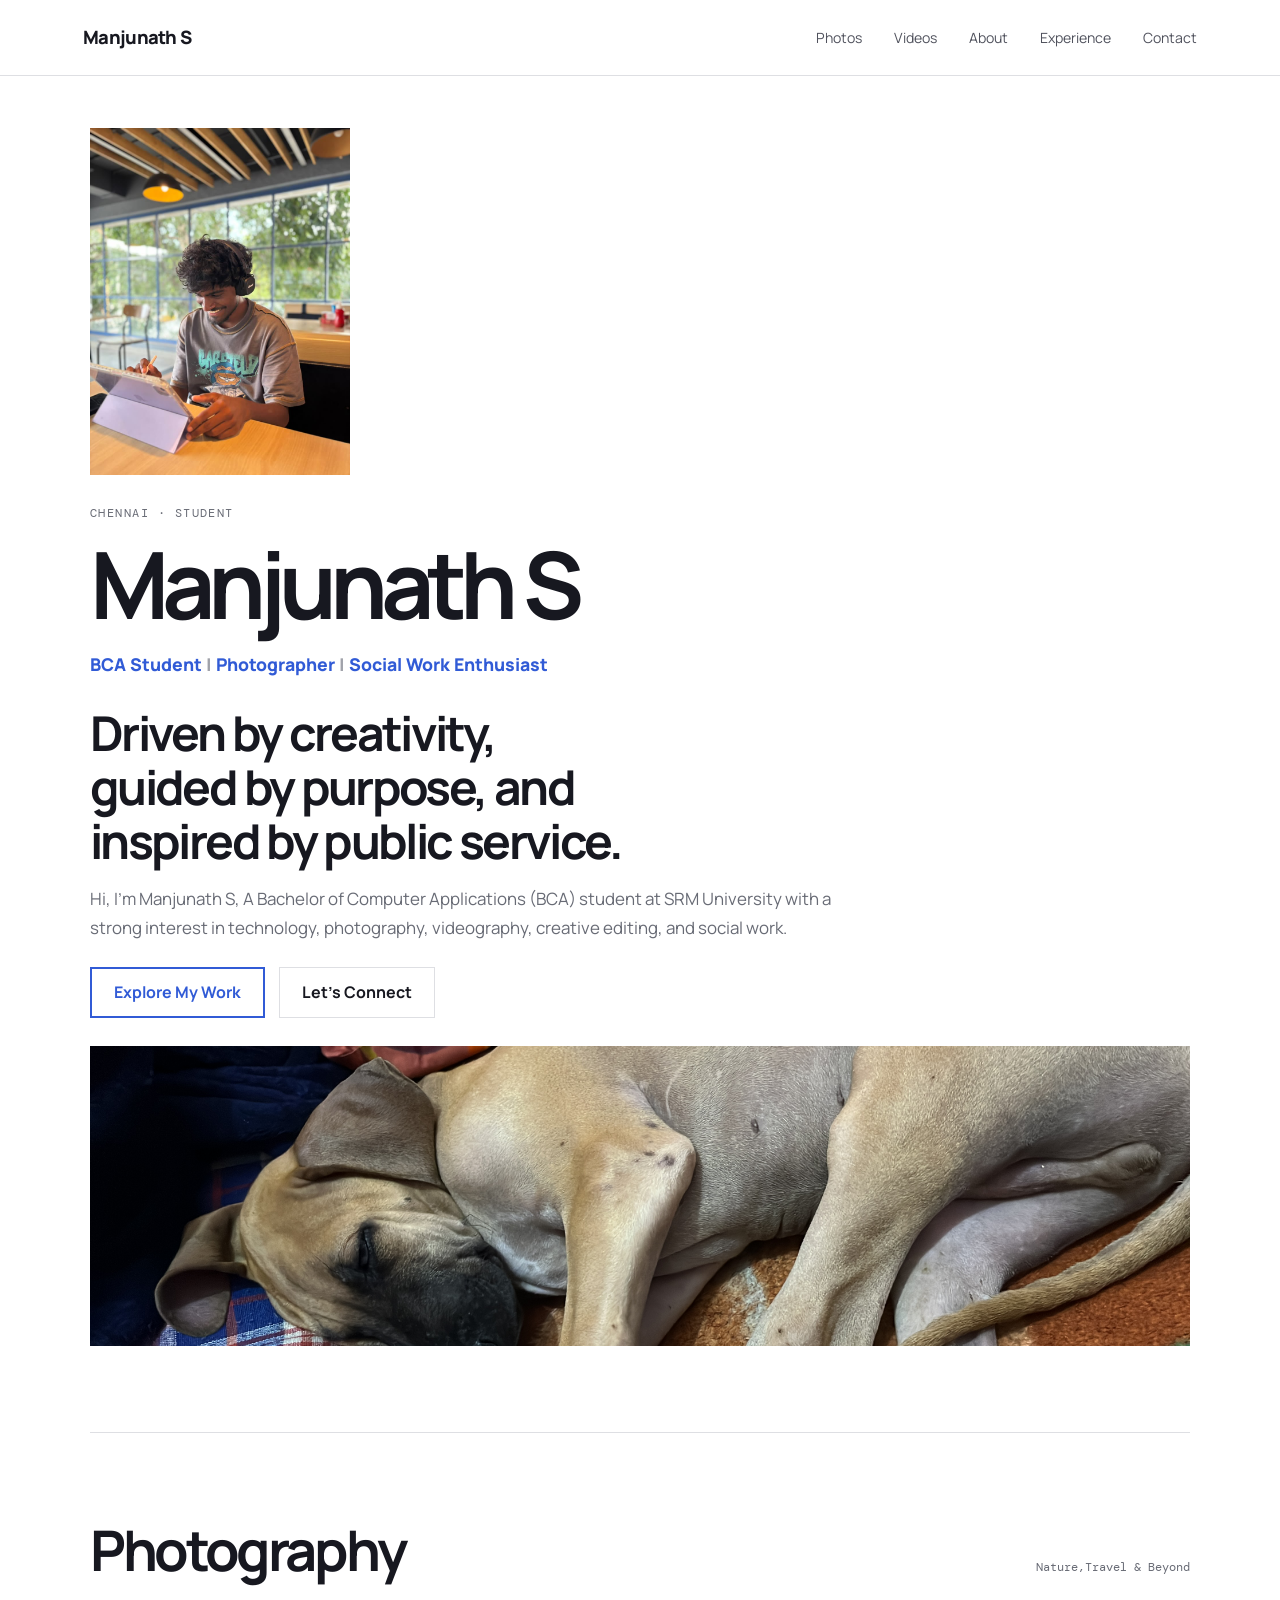
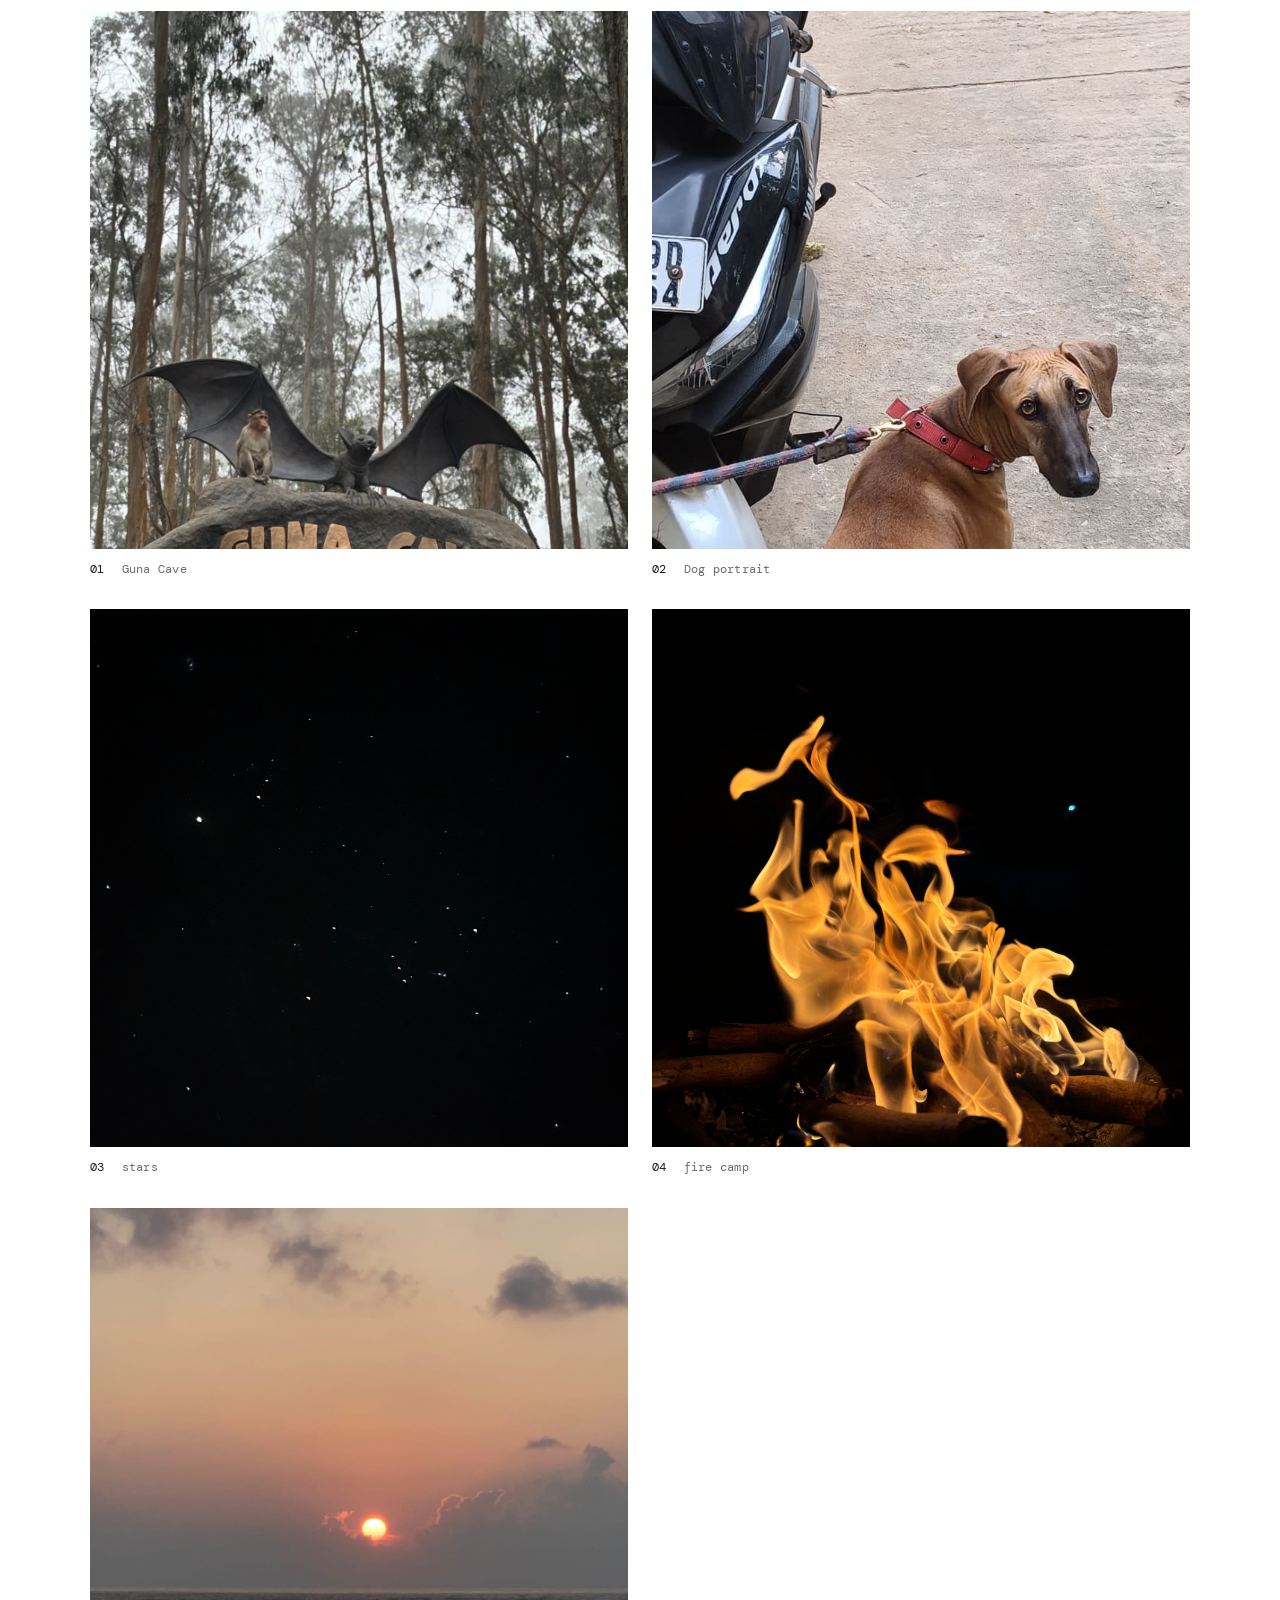
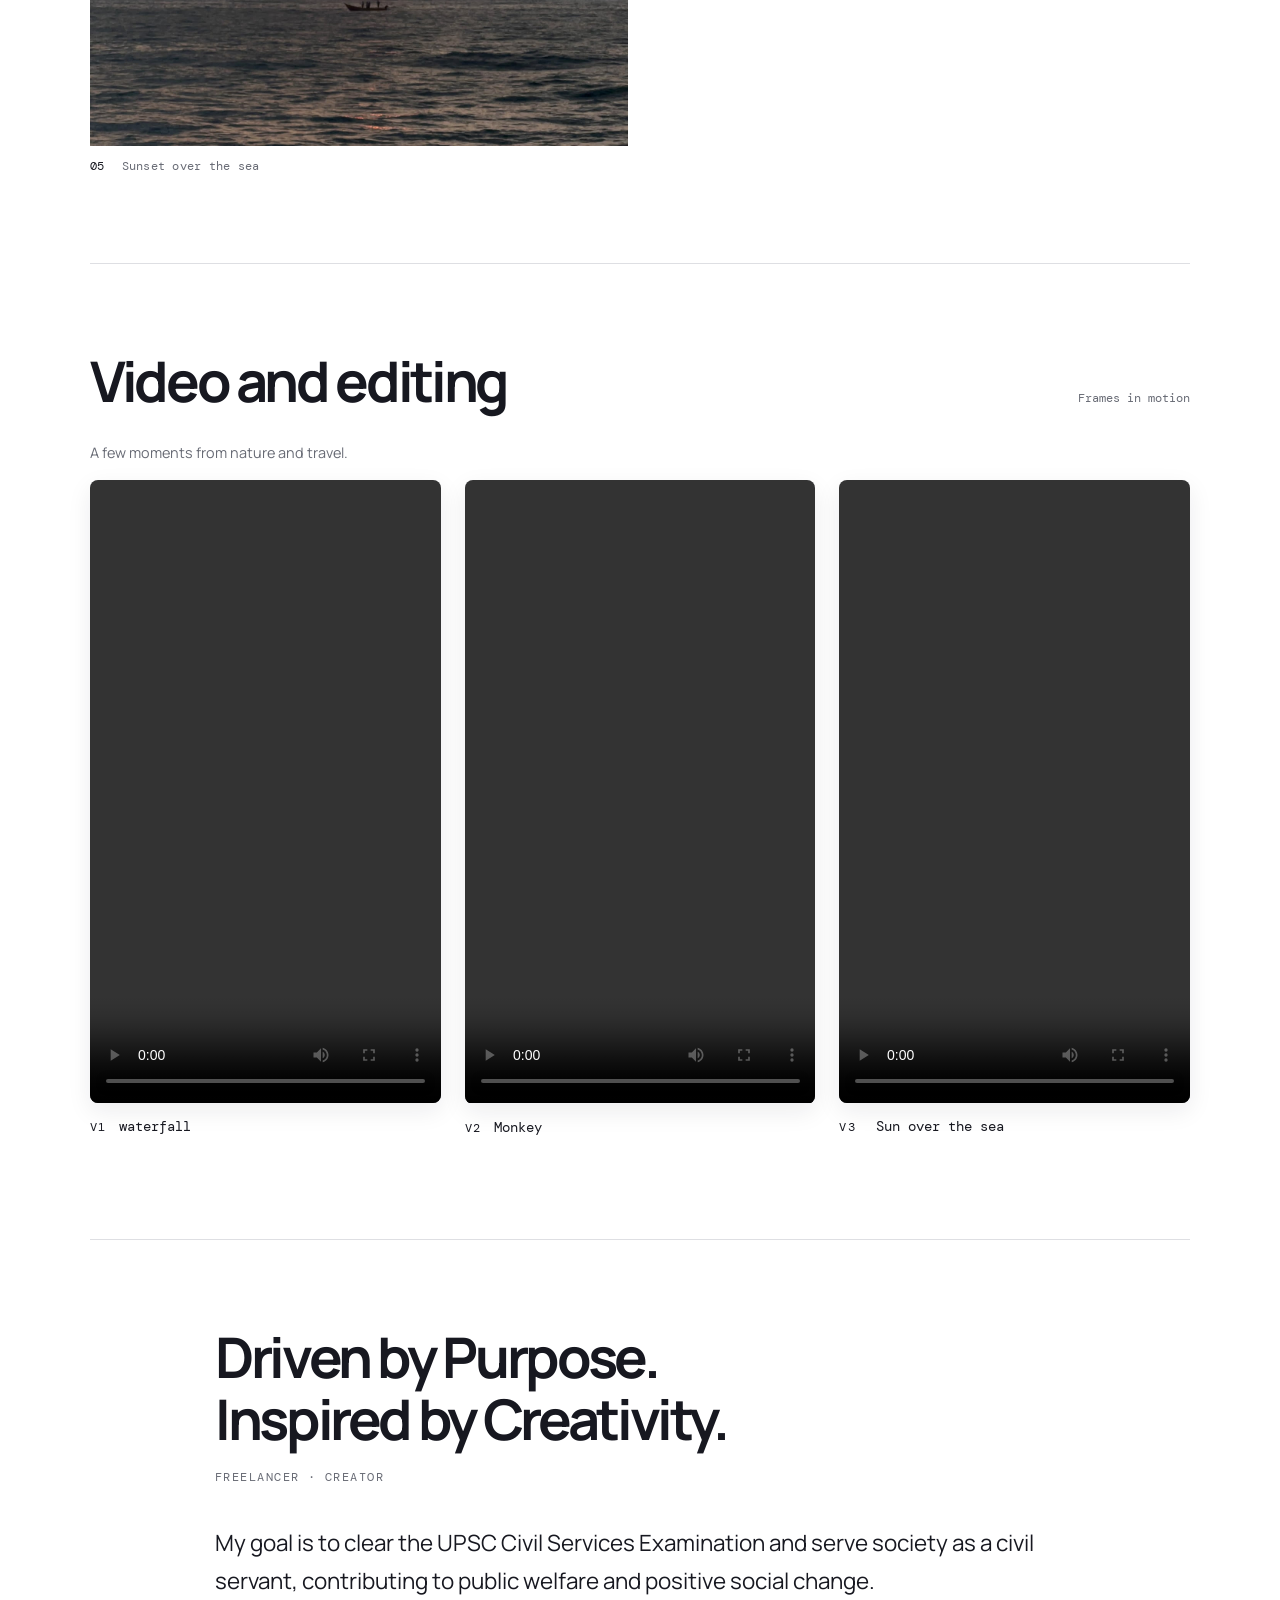
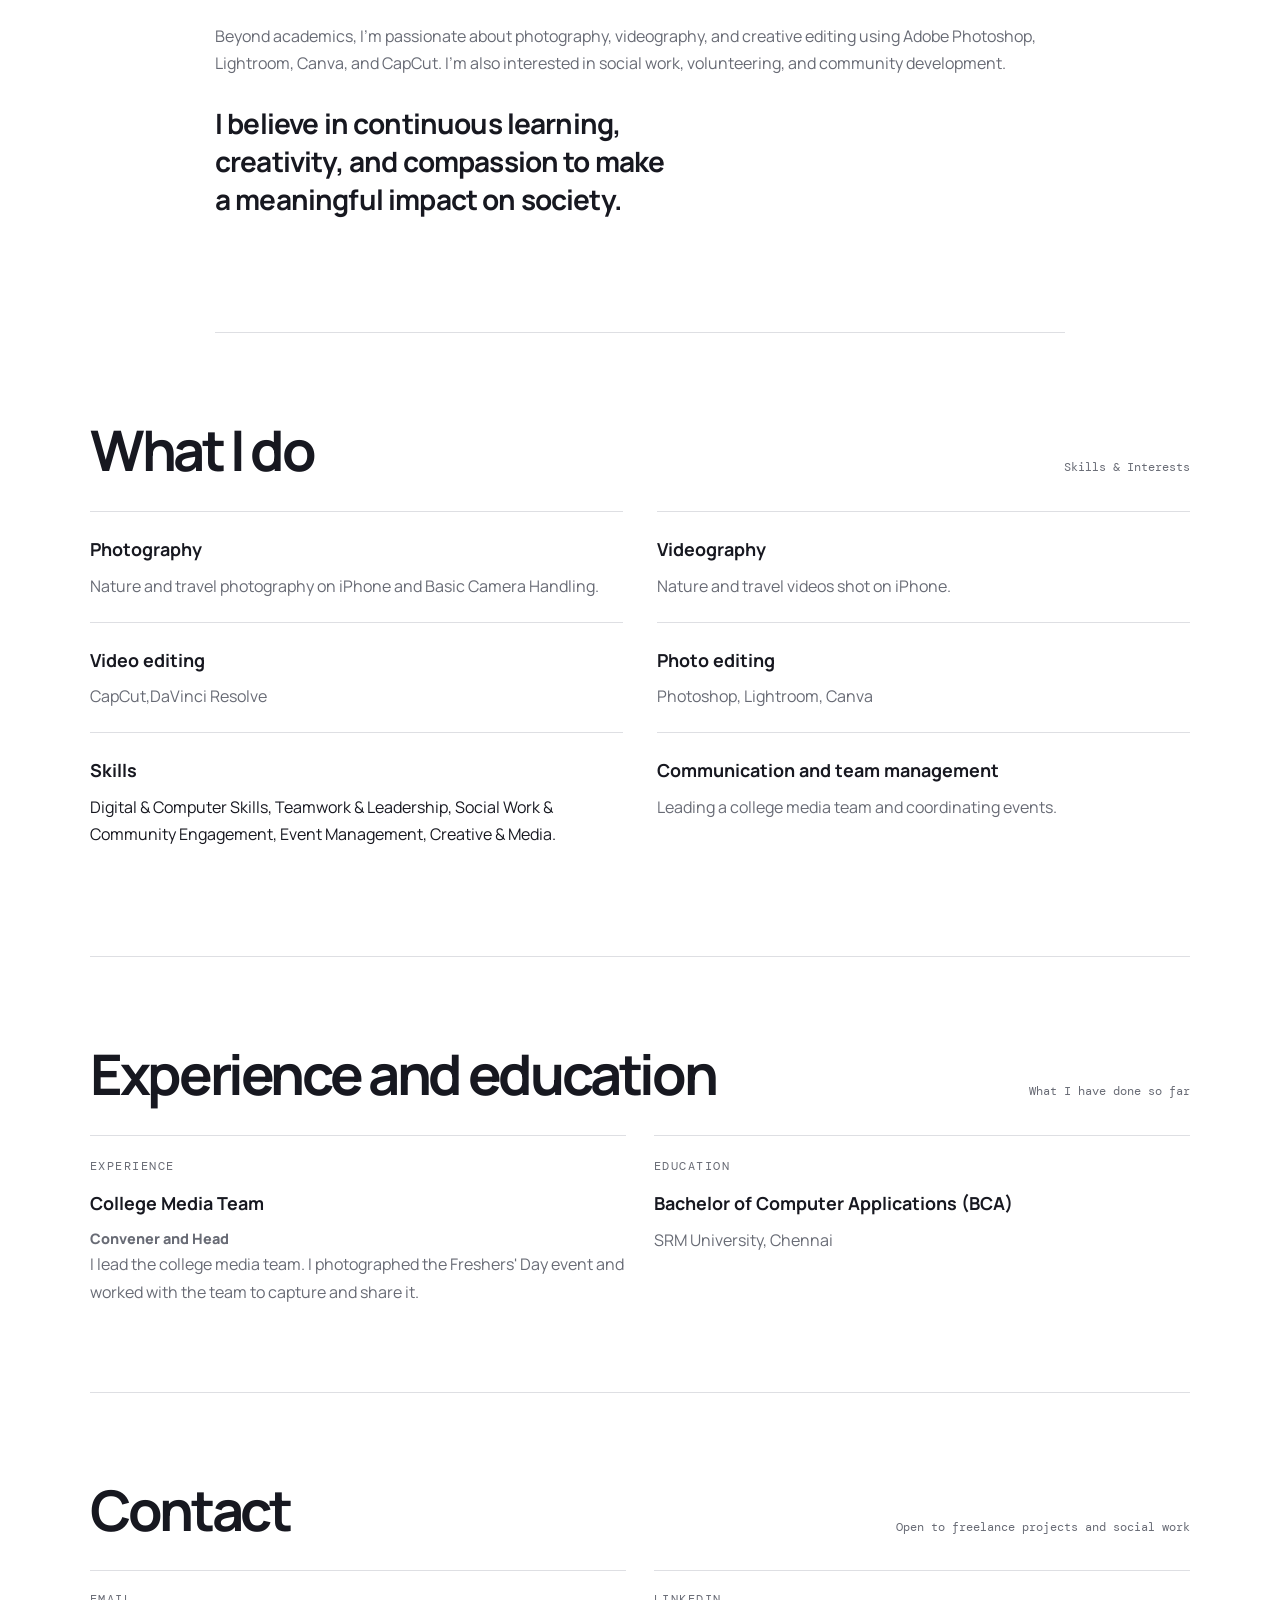
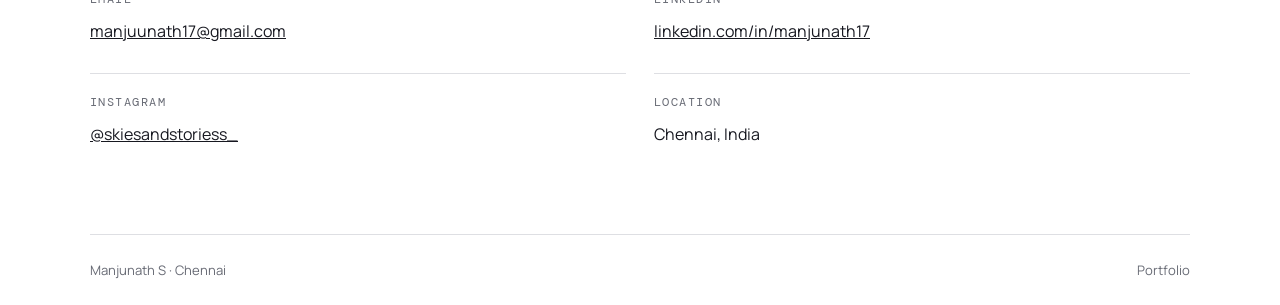
<file: index.html>
<!DOCTYPE html>
<html lang="en">
<head>
  <meta charset="UTF-8">
  <meta name="viewport" content="width=device-width, initial-scale=1.0">
  <meta name="description" content="Manjunath S — BCA student, photographer, videographer and photo/video editor based in Chennai.">
  <title>Manjunath S — Portfolio</title>
  <link rel="stylesheet" href="style.css">
</head>
<body>
  <header class="site-header">
    <a class="brand" href="#home">Manjunath S</a>
    <nav aria-label="Main navigation">
      <a href="#photography">Photos</a>
      <a href="#videos">Videos</a>
      <a href="#about">About</a>
      <a href="#experience">Experience</a>
      <a href="#contact">Contact</a>
    </nav>
  </header>

  <main>
    <section class="hero section" id="home">
      <div class="hero-photo-wrap">
        <img class="profile-photo" src="assets/image-6.png" alt="Portrait of Manjunath">
      </div>
      <p class="eyebrow">CHENNAI · student</p>
      <h1>Manjunath S</h1>
      <p class="role">BCA Student <span>|</span> Photographer <span>|</span> Social Work Enthusiast</p>
      <h2 class="hero-statement">Driven by creativity,<br>guided by purpose, and<br>inspired by public service.</h2>
      <p class="intro">Hi, I'm Manjunath S, A Bachelor of Computer Applications (BCA) student at SRM University with a strong interest in technology, photography, videography, creative editing, and social work.</p>
      <div class="hero-actions">
        <a class="button button-primary" href="#photography">Explore My Work</a>
        <a class="button" href="#contact">Let's Connect</a>
      </div>
      <img class="wide-banner" src="assets/image-34.png" alt="aarav ">
    </section>
    
    <section class="section" id="photography">
      <div class="section-heading">
        <h2>Photography</h2>
        <p> Nature,Travel & Beyond</p>
      </div>
      <div class="photo-grid">
        <figure><img src="assets/image-31.png" alt="Guna Cave"><figcaption><span>01</span> Guna Cave</figcaption></figure>
        <figure><img src="assets/image-32.png" alt="Dog portrait"><figcaption><span>02</span> Dog portrait</figcaption></figure>
        <figure><img src="assets/IMG-33.png" alt="Stars"><figcaption><span>03</span> stars</figcaption></figure>
        <figure><img src="assets/IMG-34.png" alt="fire camp"><figcaption><span>04</span> fire camp</figcaption></figure>
        <figure><img src="assets/image-14.png" alt="Sunset over the sea"><figcaption><span>05</span> Sunset over the sea</figcaption></figure>
      </div>
    </section>

    <section class="section" id="videos">
      <div class="section-heading">
        <h2>Video and editing</h2>
        <p>Frames in motion</p>
      </div>
      <p class="section-note">A few moments from nature and travel.</p>
      <div class="video-grid">
       <article class="video-card">
          <video class="portfolio-video" controls playsinline preload="metadata"><source src="assets/waterfall.mp4" type="video/mp4">Your browser does not support video playback.</video>
          <p><span>V1</span>waterfall</p>
        </article>
        <article class="video-card">
          <video class="portfolio-video" controls playsinline preload="metadata"><source src="assets/LKTE1110.MOV" type="video/mp4">Your browser does not support video playback.</video>
          <p><span>V2</span>Monkey</p>
        </article>
        <article class="video-card">
          <video class="portfolio-video" controls playsinline preload="metadata"><source src="assets/sunset-sea.mp4" type="video/mp4">Your browser does not support video playback.</video>
          <p><span>V3</span> Sun over the sea</p>
        </article>
      </div>
    </section>

    <section class="section about-section" id="about">
      <h2>Driven by Purpose.<br>Inspired by Creativity.</h2>
      <p class="eyebrow">freelancer · creator </p>
      <p class="about-lead">My goal is to clear the UPSC Civil Services Examination and serve society as a civil servant, contributing to public welfare and positive social change.</p>
      <p>Beyond academics, I'm passionate about photography, videography, and creative editing using Adobe Photoshop, Lightroom, Canva, and CapCut. I'm also interested in social work, volunteering, and community development.</p>
      <h3>I believe in continuous learning,<br>creativity, and compassion to make<br>a meaningful impact on society.</h3>
    </section>

    <section class="section" id="skills">
      <div class="section-heading"><h2>What I do</h2><p>Skills &amp; Interests</p></div>
      <div class="skills-grid">
        <article><h3>Photography</h3><p>Nature and travel photography on iPhone and Basic Camera Handling.</p></article>
        <article><h3>Videography</h3><p>Nature and travel videos shot on iPhone.</p></article>
        <article><h3>Video editing</h3><p>CapCut,DaVinci Resolve</p></article>
        <article><h3>Photo editing</h3><p>Photoshop, Lightroom, Canva</p></article>
        <article><h3>Skills</h3>Digital & Computer Skills, Teamwork & Leadership, Social Work & Community Engagement, Event Management, Creative & Media.<p></p></article>
        <article><h3>Communication and team management</h3><p>Leading a college media team and coordinating events.</p></article>
      </div>
    </section>

    <section class="section" id="experience">
      <div class="section-heading"><h2>Experience and education</h2><p>What I have done so far</p></div>
      <div class="timeline">
        <article><p class="eyebrow">EXPERIENCE</p><h3>College Media Team</h3><p class="role">Convener and Head</p><p>I lead the college media team. I photographed the Freshers' Day event and worked with the team to capture and share it.</p></article>
        <article><p class="eyebrow">EDUCATION</p><h3>Bachelor of Computer Applications (BCA)</h3><p>SRM University, Chennai</p></article>
      </div>
    </section>

    <section class="section contact-section" id="contact">
      <div class="section-heading"><h2>Contact</h2><p>Open to freelance projects and social work</p></div>
      <div class="contact-list">
        <div><p class="eyebrow">EMAIL</p><a href="mailto:manjuunath17@gmail.com">manjuunath17@gmail.com</a></div>
        <div><p class="eyebrow">LINKEDIN</p><a href="https://linkedin.com/in/manjunath17" target="_blank" rel="noreferrer">linkedin.com/in/manjunath17</a></div>
        <div><p class="eyebrow">INSTAGRAM</p><a href="https://instagram.com/skiesandstoriess_" target="_blank" rel="noreferrer">@skiesandstoriess_</a></div>
        <div><p class="eyebrow">LOCATION</p><p>Chennai, India</p></div>
      </div>
    </section>
  </main>

  <footer><span>Manjunath S · Chennai</span><span>Portfolio</span></footer>
</body>
</html>
</file>
<file: style.css>
@import url('https://fonts.googleapis.com/css2?family=DM+Mono:wght@400;500&family=Manrope:wght@400;500;600;700;800&display=swap');

:root {
  --ink: #171820;
  --muted: #686b75;
  --line: #dedfe3;
  --blue: #315bd6;
  --paper: #fff;
  --soft: #f5f5f7;
}
* { box-sizing: border-box; }
html { scroll-behavior: smooth; scroll-padding-top: 90px; }
body {
  margin: 0;
  background: var(--paper);
  color: var(--ink);
  font-family: "Manrope", Arial, sans-serif;
  line-height: 1.7;
}
a { color: inherit; }
.site-header {
  position: sticky; top: 0; z-index: 10;
  display: flex; align-items: center; justify-content: space-between;
  gap: 24px; padding: 22px max(6.5vw, 24px);
  background: rgba(255,255,255,.94); backdrop-filter: blur(12px);
  border-bottom: 1px solid var(--line);
}
.brand { text-decoration: none; font-size: 1.15rem; font-weight: 800; letter-spacing: -.04em; white-space: nowrap; }
nav { display: flex; gap: clamp(12px, 2.5vw, 32px); flex-wrap: wrap; justify-content: flex-end; }
nav a { text-decoration: none; color: #50525d; font-size: .88rem; }
nav a:hover, .contact-list a:hover { color: var(--blue); }
.section { width: min(1100px, 87%); margin: 0 auto; padding: 86px 0; border-bottom: 1px solid var(--line); }
.hero { padding-top: 52px; }
.hero-photo-wrap { width: 260px; max-width: 100%; margin-bottom: 28px; }
.profile-photo { display: block; width: 100%; aspect-ratio: 3 / 4; object-fit: cover; }
.eyebrow, .section-heading p, figcaption, .video-card > p span {
  font-family: "DM Mono", monospace; font-size: .76rem; letter-spacing: .12em;
  color: var(--muted); text-transform: uppercase;
}
.hero .eyebrow { margin: 0 0 12px; }
h1 { margin: 0 0 12px; font-size: clamp(3rem, 8vw, 5.8rem); letter-spacing: -.075em; line-height: 1.04; }
.role { color: var(--blue); font-weight: 800; font-size: clamp(.95rem, 2vw, 1.1rem); }
.role span { color: #a0a2aa; }
.hero-statement { margin: 26px 0 16px; font-size: clamp(1.8rem, 4.3vw, 3rem); line-height: 1.13; letter-spacing: -.055em; }
.intro { max-width: 790px; color: var(--muted); font-size: 1.06rem; }
.hero-actions { display: flex; gap: 14px; flex-wrap: wrap; margin: 24px 0 28px; }
.button { display: inline-flex; justify-content: center; align-items: center; min-height: 48px; padding: 10px 22px; border: 1px solid var(--line); text-decoration: none; font-weight: 700; }
.button-primary { border: 2px solid var(--blue); color: var(--blue); }
.button:hover { background: var(--ink); color: white; border-color: var(--ink); }
.wide-banner { width: 100%; max-height: 300px; object-fit: cover; display: block; }
.section-heading { display: flex; justify-content: space-between; align-items: baseline; gap: 20px; margin-bottom: 30px; }
.section-heading h2, .about-section h2 { font-size: clamp(2.2rem, 5vw, 3.5rem); line-height: 1.1; letter-spacing: -.06em; margin: 0; }
.section-heading p { margin: 0; text-transform: none; letter-spacing: 0; text-align: right; }
.photo-grid { display: grid; grid-template-columns: repeat(2, minmax(0, 1fr)); gap: 30px 24px; }
figure { margin: 0; min-width: 0; }
figure img { display: block; width: 100%; aspect-ratio: 1 / 1; object-fit: cover; background: var(--soft); }
figcaption { padding-top: 10px; letter-spacing: .02em; text-transform: none; }
figcaption span { color: var(--ink); margin-right: 10px; }
.section-note { color: var(--muted); font-size: .9rem; }
.video-grid { display: grid; grid-template-columns: repeat(3, minmax(0, 1fr)); gap: 22px; }
.video-placeholder { min-height: 260px; display: flex; flex-direction: column; align-items: center; justify-content: center; gap: 12px; background: #f3f3f5; color: var(--muted); text-align: center; padding: 20px; font-size: .82rem; }
.play-icon { display: grid; place-items: center; width: 52px; height: 52px; border-radius: 50%; color: white; background: var(--ink); padding-left: 4px; }
.video-card > p { font-family: "DM Mono", monospace; font-size: .86rem; }
.video-card > p span { color: var(--ink); margin-right: 12px; }
.about-section { max-width: 850px; }
.about-section .eyebrow { margin-top: 18px; }
.about-section p:not(.eyebrow) { color: var(--muted); }
.about-section .about-lead { font-size: clamp(1.1rem, 2.5vw, 1.4rem); color: var(--ink) !important; margin-top: 36px; }
.about-section h3 { font-size: clamp(1.25rem, 2.7vw, 1.75rem); line-height: 1.35; letter-spacing: -.03em; }
.skills-grid { display: grid; grid-template-columns: repeat(2, minmax(0, 1fr)); gap: 0 34px; }
.skills-grid article { border-top: 1px solid var(--line); padding: 22px 0; }
.skills-grid h3, .timeline h3 { margin: 0 0 8px; font-size: 1.12rem; }
.skills-grid p, .timeline p:not(.eyebrow) { color: var(--muted); margin: 0; }
.timeline { display: grid; grid-template-columns: repeat(2, minmax(0, 1fr)); gap: 28px; }
.timeline article { border-top: 1px solid var(--line); padding-top: 20px; }
.timeline .eyebrow { margin: 0 0 12px; }
.timeline .role { margin: 0 0 10px; font-size: .9rem; }
.contact-list { display: grid; grid-template-columns: repeat(2, minmax(0, 1fr)); gap: 28px; }
.contact-list > div { border-top: 1px solid var(--line); padding-top: 18px; min-width: 0; }
.contact-list .eyebrow { margin: 0 0 8px; }
.contact-list a, .contact-list p:not(.eyebrow) { overflow-wrap: anywhere; margin: 0; }
footer { width: min(1100px, 87%); margin: auto; padding: 24px 0; display: flex; justify-content: space-between; gap: 16px; font-size: .82rem; color: var(--muted); }
@media (max-width: 700px) {
  .site-header { align-items: flex-start; flex-direction: column; padding: 16px 6.5%; gap: 10px; }
  nav { justify-content: flex-start; gap: 10px 18px; }
  nav a { font-size: .82rem; }
  .section { padding: 58px 0; }
  .hero { padding-top: 32px; }
  .section-heading { align-items: flex-start; flex-direction: column; gap: 8px; }
  .section-heading p { text-align: left; }
  .photo-grid { gap: 20px 14px; }
  .video-grid, .skills-grid, .timeline, .contact-list { grid-template-columns: 1fr; }
  .video-placeholder { min-height: 220px; }
  footer { flex-direction: column; gap: 4px; }
}


/* Final video gallery styling */
.video-grid {
  display: grid;
  grid-template-columns: repeat(3, minmax(0, 1fr));
  gap: 24px;
  align-items: start;
}
.portfolio-video {
  display: block;
  width: 100%;
  aspect-ratio: 9 / 16;
  object-fit: cover;
  border-radius: 8px;
  background: #f3f3f5;
  box-shadow: 0 8px 24px rgba(20, 22, 35, 0.08);
}
.video-card > p {
  margin-top: 12px;
  font-family: "DM Mono", monospace;
  font-size: 14px;
}
@media (max-width: 700px) {
  .video-grid { grid-template-columns: 1fr; }
  .portfolio-video { max-width: 380px; }
}
</file>
